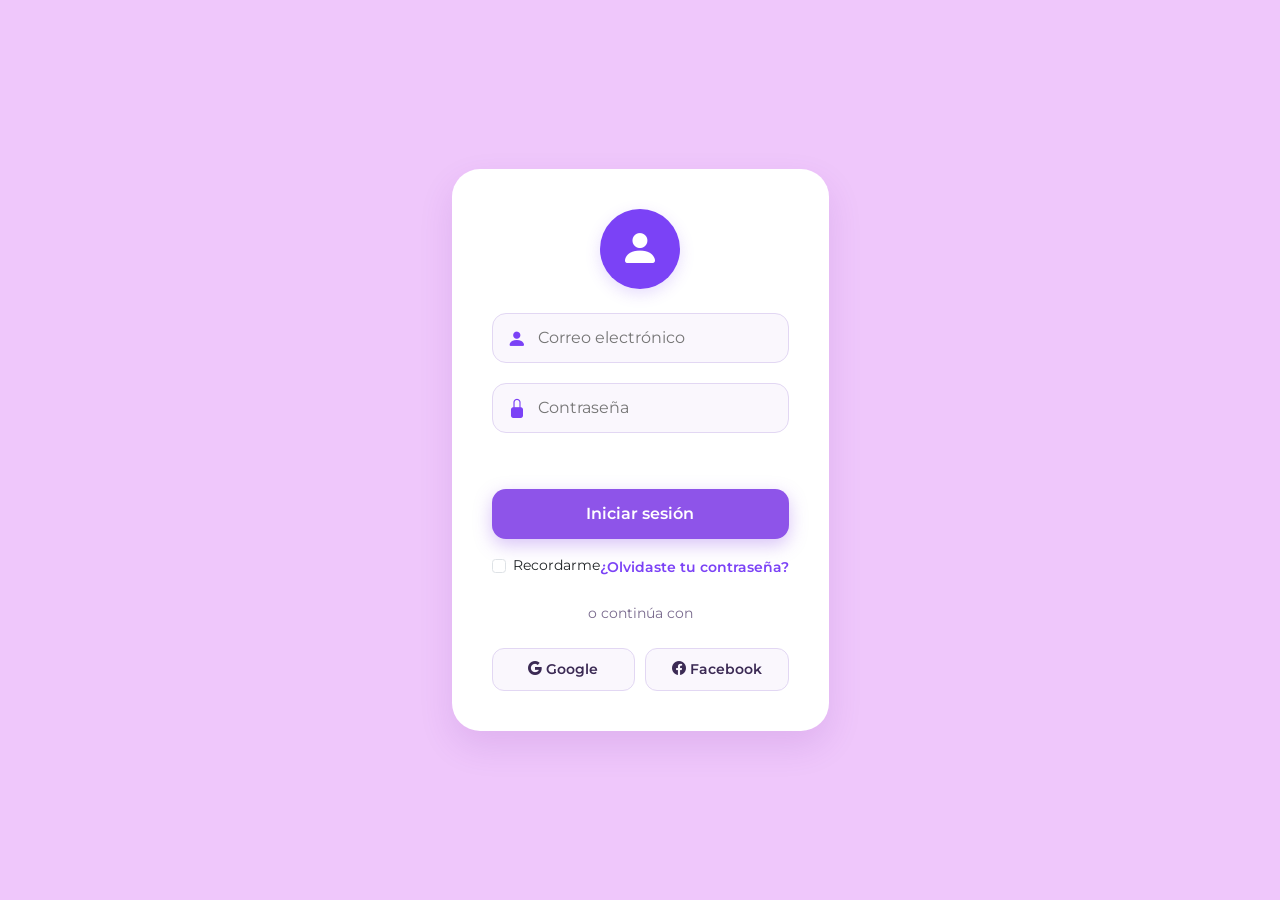
<file: index.html>
<!DOCTYPE html>
<html lang="es">
<head>
    <meta charset="UTF-8">
    <meta name="viewport" content="width=device-width, initial-scale=1.0">
    <title>Sistema Principal</title>
    <link href="https://cdn.jsdelivr.net/npm/bootstrap@5.3.3/dist/css/bootstrap.min.css" rel="stylesheet">
    <link href="https://cdn.jsdelivr.net/npm/bootstrap-icons@1.11.3/font/bootstrap-icons.min.css" rel="stylesheet">
    <link href="https://fonts.googleapis.com/css2?family=Montserrat:wght@400;600;700&display=swap" rel="stylesheet">
    <link rel="stylesheet" href="css/index.css">
</head>
<body>
    <aside id="menu-lateral" class="sidebar">
        <div class="sidebar-header p-3 text-white border-bottom border-secondary border-opacity-25">
            <h5 class="m-0"><i class="bi bi-person-badge-fill me-2"></i>Sistema</h5>
        </div>
        <ul class="nav nav-pills flex-column p-2">
            <li class="nav-item">
                <a class="nav-link text-white dropdown-toggle" href="#sub-menu-usuarios" data-bs-toggle="collapse" role="button" aria-expanded="false">
                    <i class="bi bi-people-fill me-2"></i>Usuarios</a>
                <div class="collapse ps-3" id="sub-menu-usuarios">
                  <ul class="nav flex-column">
                    <li class="nav-item">
                      <a class="nav-link text-white-50 active" href="#">
                        <i class="bi bi-file-earmark-plus me-2"></i>Captura
                      </a>
                    </li>
                  </ul>
                </div>
            </li>
        </ul>
    </aside>
    <div id="contenido-principal" class="main-content">
        <nav class="navbar navbar-expand-lg px-3 shadow-sm">
            <button id="boton-hamburguesa" class="boton-outline-light me-3" type="button" aria-label="Menú lateral">
                <i class="bi bi-list fs-5"></i>
            </button>
            <span class="navbar-brand me-auto" style="color: #2d2b3a; font-weight: 600;">Panel de control</span>
            <div class="dropdown">
                <button class="btn btn-light dropdown-toggle rounded-pill" type="button" id="menu-desplegable-usuario" data-bs-toggle="dropdown" aria-expanded="false">
                  <i class="bi bi-person-circle me-1" style="color: #c6b2eb;"></i>
                  <span id="nombre-usuario-navbar">Cargando...</span>
                </button>
                <ul class="dropdown-menu dropdown-menu-end shadow-sm border-0" aria-labelledby="menu-desplegable-usuario">
                  <li>
                    <button class="dropdown-item text-danger" id="boton-cerrar-sesion" type="button">
                      <i class="bi bi-box-arrow-right me-2"></i>Salir del sistema
                    </button>
                  </li>
                </ul>
            </div>
        </nav>
        <main class="container py-4">
            <div class="row justify-content-center">
                <div class="col-md-8">
                  <div class="card shadow-sm border-0">
                    <div class="card-header">
                        <h4 class="mb-0"><i class="bi bi-journal-plus me-2"></i>Captura de Usuarios</h4>
                    </div>
                    <div class="card-body p-4">
                        <form id="formulario-usuario" novalidate>
                            <div class="mb-3">
                                <label for="nombre-usuario" class="form-label fw-semibold">Nombre del Usuario</label>
                                <input type="text" class="form-control rounded-3" id="nombre-usuario" placeholder="Ej. Evelin Pablo">
                            </div>
                            <div class="mb-3">
                                <label for="correo-usuario" class="form-label fw-semibold">Correo electrónico</label>
                                <input type="email" class="form-control rounded-3" id="correo-usuario" placeholder="Ej. username@correo.com">
                            </div>
                            <div class="mb-3">
                                <label for="contraseña-usuario" class="form-label fw-semibold">Contraseña</label>
                                <input type="password" class="form-control rounded-3" id="contraseña-usuario" placeholder="Ej. Aleida123!">
                            </div>
                           <div class="mb-3">
                                <label for="numero-control" class="form-label fw-semibold">Número de control</label>
                                <input type="text" class="form-control rounded-3" id="numero-control" placeholder="23456789" maxlength="8">
                            </div>
                            <div class="mb-3">
                                <label for="edad-usuario" class="form-label fw-semibold">Edad</label>
                                <input type="number" class="form-control rounded-3" id="edad-usuario" placeholder="20">
                            </div>
                            <div id="mensaje-error" class="text-danger mb-3 fw-bold" role="alert"></div>
                            <button type="submit" class="boton-primario w-100">Guardar Registro</button>
                        </form>
                    </div>
                  </div>  
                </div>
            </div>
        </main>
    </div>
    <div class="modal fade" id="modal-edad" tabindex="-1" aria-labelledby="etiqueta-modal-edad" aria-hidden="true">
    <div class="modal-dialog modal-dialog-centered">
      <div class="modal-content">
        <div class="modal-header">
          <h5 class="modal-title" id="etiqueta-modal-edad">
            <i class="bi bi-stars me-2"></i>Verificación de Usuario
          </h5>
          <button type="button" class="btn-close" data-bs-dismiss="modal" aria-label="Cerrar"></button>
        </div>
        <div class="modal-body text-center" id="contenido-modal-edad">
        </div>
        <div class="modal-footer border-0 justify-content-center pb-4">
          <button type="button" class="btn btn-modal-aceptar" data-bs-dismiss="modal">Entendido</button>
        </div>
      </div>
    </div>
</div>
    <script src="https://cdn.jsdelivr.net/npm/bootstrap@5.3.3/dist/js/bootstrap.bundle.min.js"></script>
    <script src="js/utileria.js"></script>
    <script src="js/index.js"></script>
</body>
</html>
</file>
<file: css/index.css>
body {
  font-family: 'Montserrat', sans-serif;
  background-color: #f4f0fa; /* Fondo gris lavanda muy suave */
  color: #261c33;
  overflow-x: hidden;
  margin: 0;
}
.sidebar {
  width: 260px;
  min-height: 100vh;
  background-color: #1e132b; 
  transition: margin-left 0.3s cubic-bezier(0.4, 0, 0.2, 1);
  position: fixed;
  top: 0;
  left: 0;
  z-index: 1000;
  box-shadow: 4px 0 20px rgba(30, 19, 43, 0.15);
}
.sidebar.oculto {
  margin-left: -260px;
}
.sidebar .nav-link {
  color: #d1c4e9; 
  border-radius: 12px;
  margin: 6px 14px;
  padding: 12px 18px;
  font-weight: 500;
  transition: all 0.25s ease;
}
.sidebar .nav-link:hover {
  background-color: #322147;
  color: #ffffff !important;
  transform: translateX(4px);
}
.sidebar .nav-link.active {
  background-color: #7b42f6; 
  color: #ffffff !important;
  box-shadow: 0 4px 15px rgba(123, 66, 246, 0.4);
}
.main-content {
  margin-left: 260px;
  transition: margin-left 0.3s cubic-bezier(0.4, 0, 0.2, 1);
  min-height: 100vh;
}
.main-content.expandido {
  margin-left: 0;
}
.navbar {
  background-color: #ffffff !important;
  border-bottom: 2px solid #eae2f8;
  padding: 16px 28px;
}
.boton-outline-light {
  background-color: #f3edfc;
  border: 1.5px solid #d1b3ff;
  color: #6a1b9a;
  border-radius: 10px;
  padding: 6px 12px;
  transition: all 0.2s ease;
}
.boton-outline-light:hover {
  background-color: #7b42f6;
  border-color: #7b42f6;
  color: #ffffff;
  transform: scale(1.05);
}
.card {
  border: none;
  border-radius: 22px;
  background-color: #ffffff;
  box-shadow: 0 12px 35px rgba(106, 27, 154, 0.08);
  overflow: hidden;
}
.card-header {
  background-color: #6a1b9a !important; 
  color: #ffffff !important;
  padding: 22px 28px;
  border: none;
}
.card-header h4 {
  font-weight: 700;
  letter-spacing: 0.3px;
}
.form-control {
  border: 1.5px solid #e0d4f7;
  background-color: #faf8ff;
  color: #261c33;
  padding: 10px 14px;
}
.form-control:focus {
  border-color: #7b42f6;
  background-color: #ffffff;
  box-shadow: 0 0 0 4px rgba(123, 66, 246, 0.15);
}
.boton-primario {
  background-color: #8e54e9; 
  border: none;
  color: #ffffff;
  font-weight: 600;
  padding: 14px;
  border-radius: 14px;
  cursor: pointer;
  box-shadow: 0 6px 20px rgba(142, 84, 233, 0.35);
  transition: all 0.25s ease;
}
.boton-primario:hover {
  background-color: #6a1b9a;
  box-shadow: 0 8px 25px rgba(106, 27, 154, 0.45);
  transform: translateY(-2px);
}
.modal-content {
  border-radius: 28px !important;
  border: none !important;
  background-color: #faf8ff;
  box-shadow: 0 20px 40px rgba(106, 27, 154, 0.15);
  overflow: hidden;
}
.modal-header {
  background-color: #6a1b9a !important;
  color: #ffffff;
  border: none;
  padding: 20px 28px;
}
.modal-header {
  background-color: #e8ddf5 !important; /* Lila pastel suave */
  color: #4a2875 !important;
  border: none !important;
  padding: 20px 28px;
}

.modal-title {
  font-weight: 700;
  font-size: 1.15rem;
  letter-spacing: 0.2px;
}

.modal-header .btn-close {
  filter: opacity(0.6);
  transition: all 0.2s ease;
}

.modal-header .btn-close:hover {
  filter: opacity(1);
  transform: rotate(90deg);
}

.modal-body {
  padding: 32px 24px 20px 24px;
}
.icono-modal-contenedor {
  width: 70px;
  height: 70px;
  border-radius: 50%;
  display: flex;
  align-items: center;
  justify-content: center;
  font-size: 2.2rem;
  background-color: #f0e6fa;
}
.text-success-pastel {
  color: #7209b7; 
  background-color: #ede2f8;
}
.text-warning-pastel {
  color: #b57edc;
  background-color: #f5ebfc;
}
.texto-destacado-purple {
  color: #6a1b9a;
  font-weight: 700;
}
.badge-edad-pastel {
  display: inline-block;
  margin-top: 10px;
  padding: 6px 18px;
  border-radius: 20px;
  font-size: 0.9rem;
  font-weight: 600;
  letter-spacing: 0.5px;
}
.badge-edad-pastel.mayor {
  background-color: #e2d4f7;
  color: #4a154b;
}

.badge-edad-pastel.menor {
  background-color: #f3e5f5;
  color: #7b1fa2;
}
.btn-modal-aceptar {
  background-color: #9d72df;
  color: #ffffff;
  border: none;
  font-weight: 600;
  border-radius: 50px;
  padding: 10px 32px;
  box-shadow: 0 4px 14px rgba(157, 114, 223, 0.35);
  transition: all 0.25s ease;
}
.btn-modal-aceptar:hover {
  background-color: #7b42f6;
  color: #ffffff;
  transform: translateY(-2px);
  box-shadow: 0 6px 18px rgba(123, 66, 246, 0.4);
}
</file>
<file: css/login.css>
body.pagina {
   background:  #efc7fb;
  min-height: 100vh;
  display: flex;
  align-items: center;
  justify-content: center;
  font-family: 'Montserrat', sans-serif;
  margin: 0;
}

.tarjeta {
  background: #ffffff;
  border-radius: 28px;
  padding: 2.5rem;
  width: 100%;
  max-width: 420px;
  box-shadow: 0 15px 35px rgba(106, 27, 154, 0.12);
}

.titulo-principal {
  display: none;
}

.avatar {
  width: 80px;
  height: 80px;
  background:#7b42f6;
  border-radius: 50%;
  display: flex;
  align-items: center;
  justify-content: center;
  margin: 0 auto 1.5rem auto;
  box-shadow: 0 5px 15px rgba(123, 66, 246, 0.18);
}

.campo {
  position: relative;
  margin-bottom: 1.25rem;
}

.campo-icono {
  position: absolute;
  left: 15px;
  top: 50%;
  transform: translateY(-50%);
  color: #7b42f6;
  font-size: 1.2rem;
}

.campo-input {
  width: 100%;
  padding: 12px 15px 12px 45px;
  border: 1.5px solid #e2d7f3;
  border-radius: 14px;
  background-color: #faf7fd;
  outline: none;
  box-sizing: border-box;
  transition: all 0.25s ease;
}

.campo-input:focus {
  background-color: #ffffff;
  border-color: #7b42f6;
  box-shadow: 0 0 0 4px rgba(123, 66, 246, 0.12);
}

.boton-login {
  width: 100%;
  padding: 13px;
  border: none;
  border-radius: 14px;
  background: #8e54e9;
  color: #ffffff;
  font-weight: 600;
  cursor: pointer;
  margin-bottom: 1rem;
  box-shadow: 0 6px 18px rgba(142, 84, 233, 0.35);
  transition: all 0.25s ease;
}

.boton-login:hover {
  background: #7b42f6;
  transform: translateY(-2px);
  box-shadow: 0 8px 22px rgba(123, 66, 246, 0.45);
}

.mensaje-error {
  color: #d32f2f;
  font-size: 0.875rem;
  font-weight: 600;
  text-align: center;
  min-height: 1.25rem;
  margin-bottom: 1rem;
}

.fila-opciones {
  display: flex;
  justify-content: space-between;
  align-items: center;
  font-size: 0.875rem;
  margin-bottom: 1.5rem;
}

.enlace-olvide {
  color: #7b42f6;
  text-decoration: none;
  font-weight: 600;
  transition: color 0.2s ease;
}

.enlace-olvide:hover {
  color: #4a154b;
  text-decoration: underline;
}

.separador {
  text-align: center;
  margin: 1.5rem 0;
  color: #7a6b8e;
  font-size: 0.85rem;
  position: relative;
}

.redes {
  display: flex;
  gap: 10px;
}

.boton-red {
  flex: 1;
  padding: 10px;
  border: 1.5px solid #e2d7f3;
  border-radius: 12px;
  background-color: #faf7fd;
  text-align: center;
  text-decoration: none;
  color: #3b2a54;
  font-weight: 600;
  font-size: 0.875rem;
  transition: all 0.25s ease;
}

.boton-red:hover {
  background-color: #d1f2eb;
  border-color: #b8e8de;
  color: #2a1b40;
}
</file>
